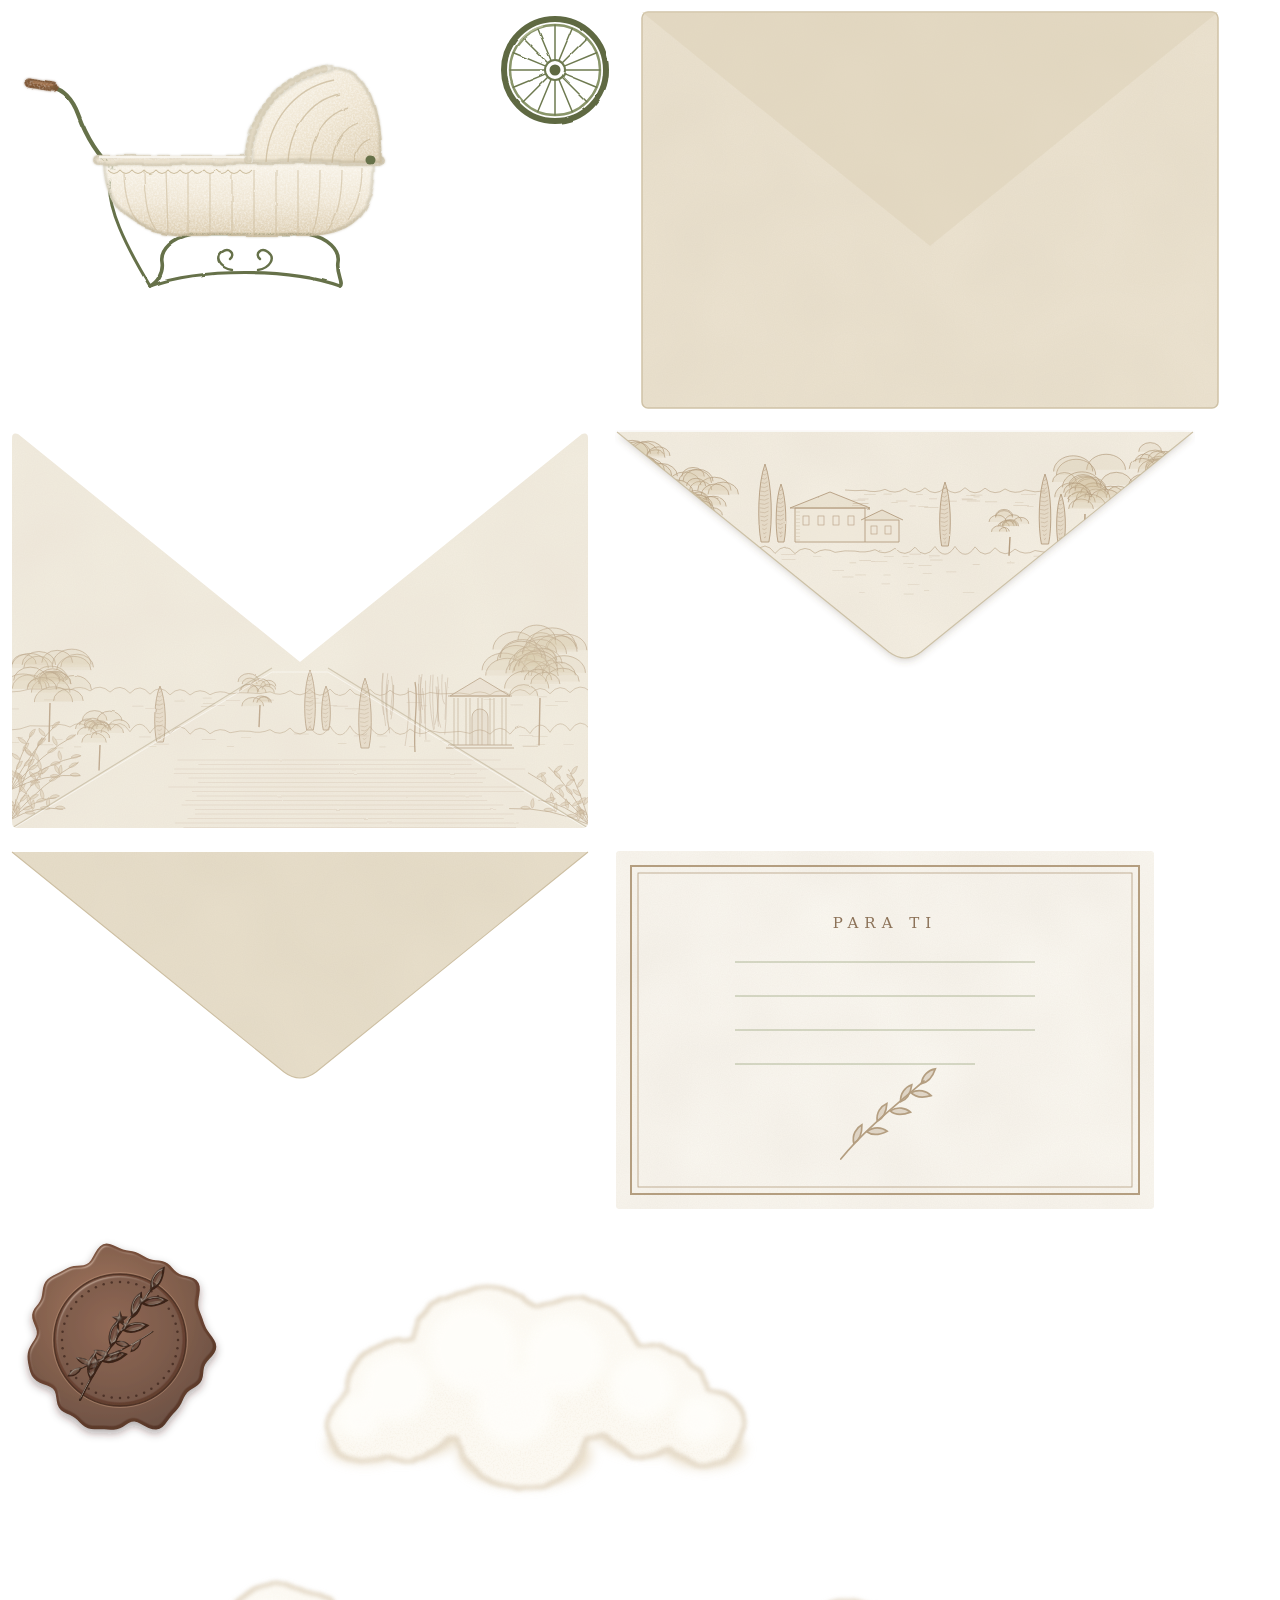
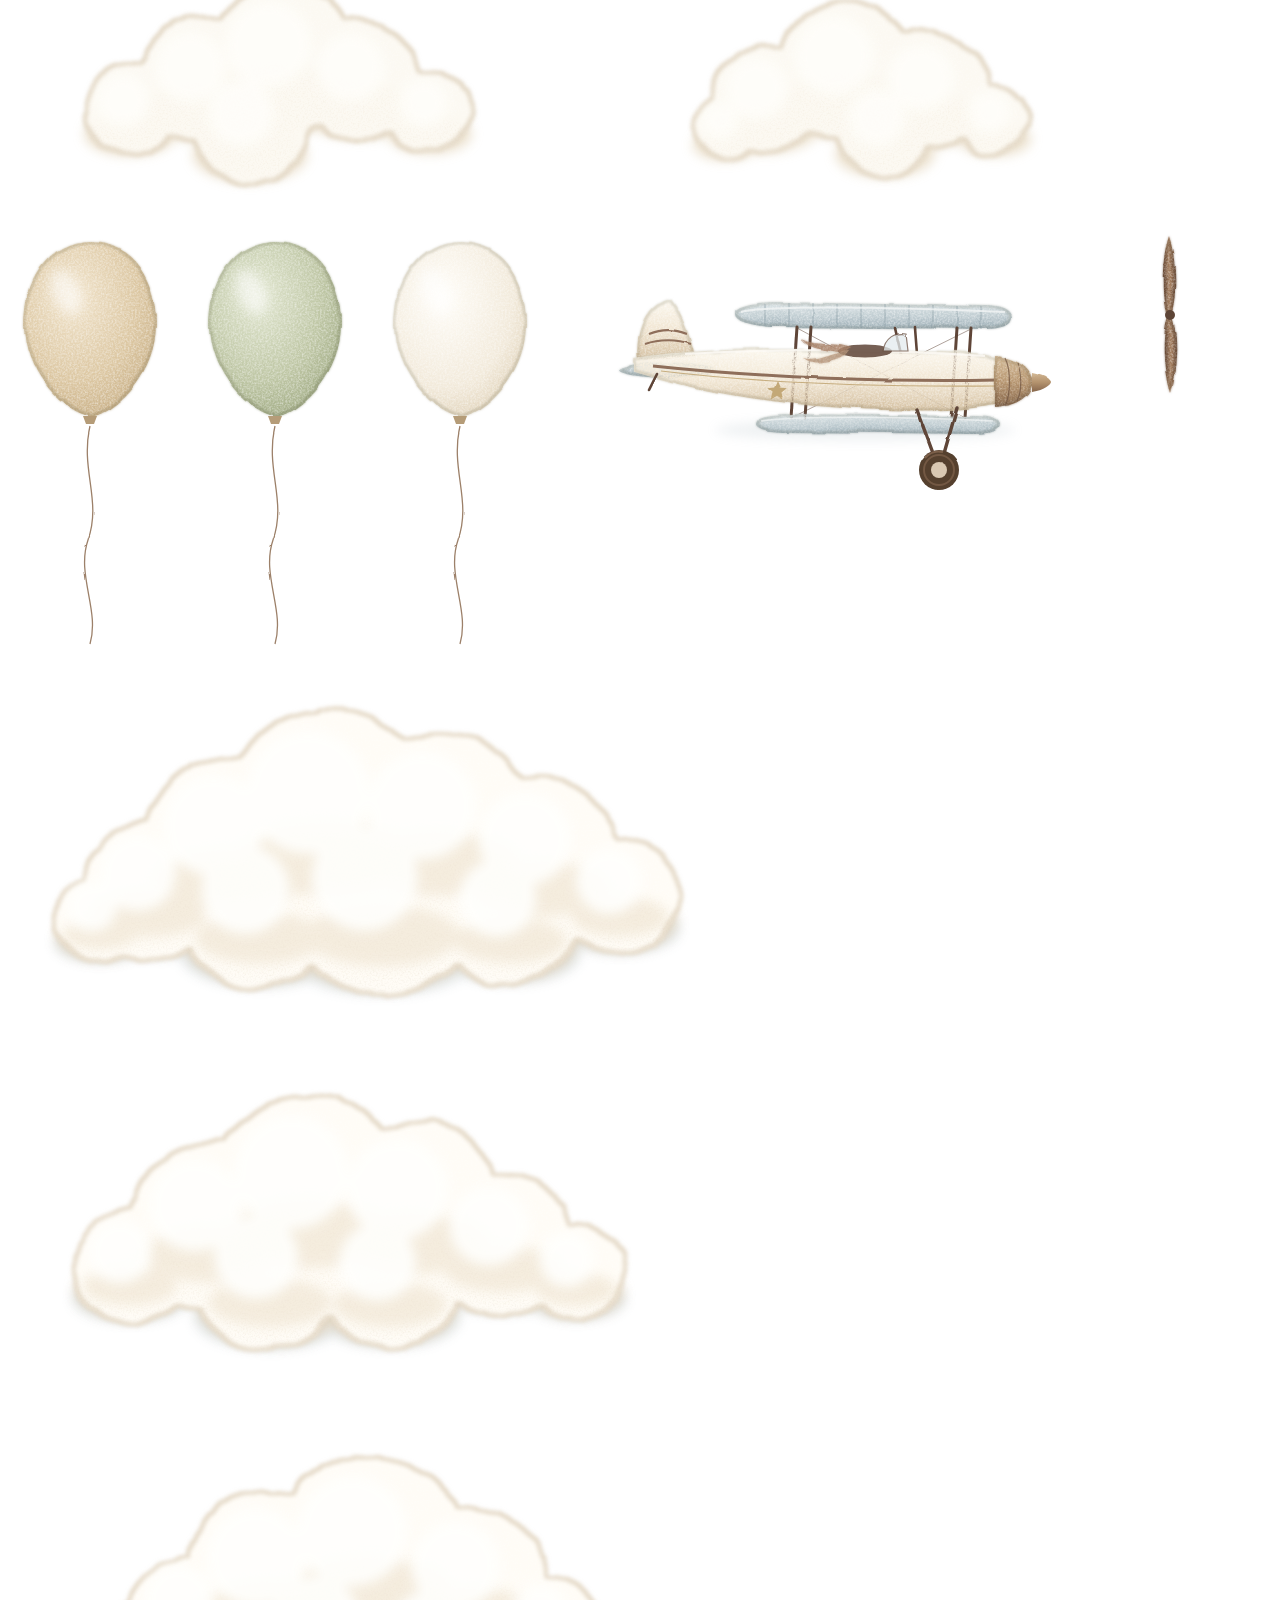
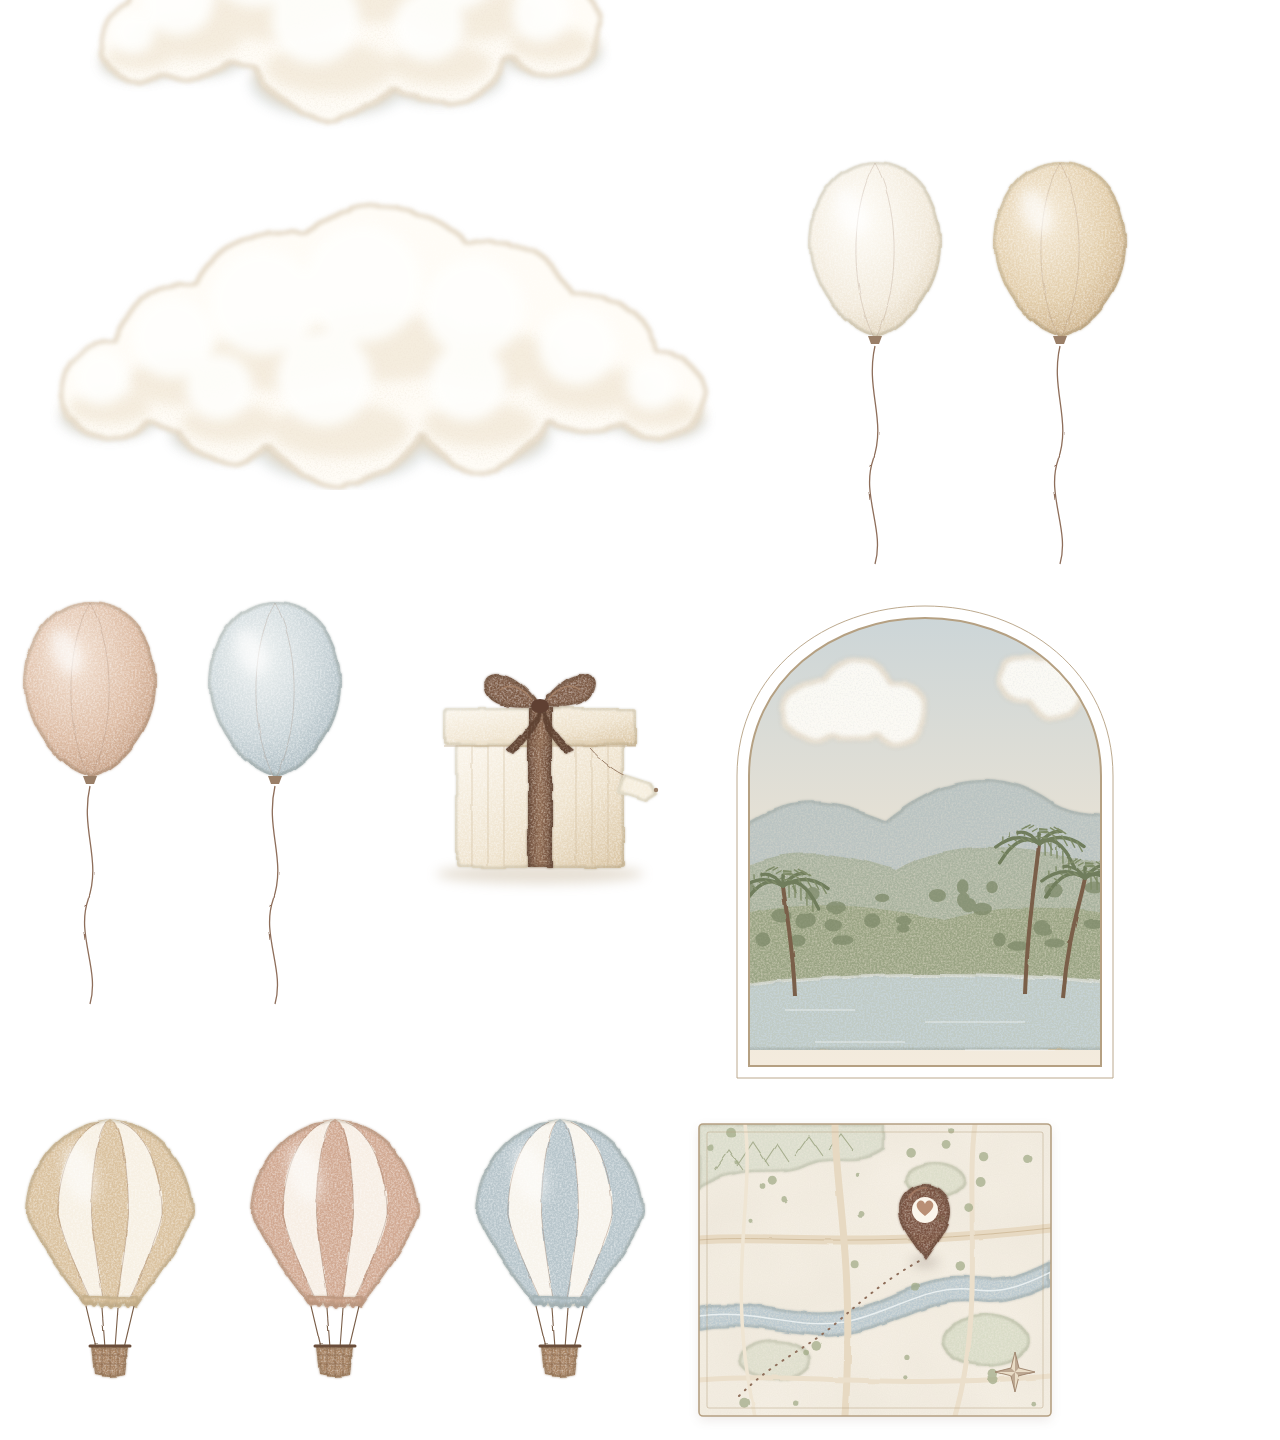
<file: arte/arte.html>
<!DOCTYPE html>
<html><head><meta charset="utf-8">
<style>
  body{margin:0;background:transparent;font-family:'GFS Baskerville','DejaVu Serif',serif}
  .piece{display:inline-block;margin:10px;vertical-align:top}
  svg{display:block}
</style></head>
<body>
<!-- ═══════════════ FILTROS COMUNES ═══════════════ -->
<svg width="0" height="0" style="position:absolute">
  <defs>
    <!-- acuarela: bordes irregulares, pigmento granulado y borde más oscuro -->
    <filter id="wc" filterUnits="userSpaceOnUse" x="-60" y="-60" width="720" height="520" color-interpolation-filters="sRGB">
      <feTurbulence type="fractalNoise" baseFrequency="0.022" numOctaves="3" seed="11" result="n1"/>
      <feDisplacementMap in="SourceGraphic" in2="n1" scale="6" xChannelSelector="R" yChannelSelector="G" result="d"/>
      <feGaussianBlur in="d" stdDeviation="0.5" result="db"/>
      <feTurbulence type="fractalNoise" baseFrequency="0.55" numOctaves="2" seed="4" result="grain"/>
      <feColorMatrix in="grain" type="matrix" values="0 0 0 0 0  0 0 0 0 0  0 0 0 0 0  0 0 0 -0.9 1.32" result="grainA"/>
      <feComposite in="db" in2="grainA" operator="in" result="tex"/>
      <feMorphology in="d" operator="erode" radius="2" result="er"/>
      <feComposite in="d" in2="er" operator="out" result="edge"/>
      <feGaussianBlur in="edge" stdDeviation="0.9" result="edgeB"/>
      <feColorMatrix in="edgeB" type="matrix" values="0.78 0 0 0 0  0 0.78 0 0 0  0 0 0.74 0 0  0 0 0 0.6 0" result="edgeDark"/>
      <feMerge><feMergeNode in="tex"/><feMergeNode in="edgeDark"/></feMerge>
    </filter>
    <!-- trazo de tinta a mano -->
    <filter id="ink" filterUnits="userSpaceOnUse" x="-60" y="-60" width="720" height="520">
      <feTurbulence type="fractalNoise" baseFrequency="0.05" numOctaves="2" seed="5" result="n"/>
      <feDisplacementMap in="SourceGraphic" in2="n" scale="2.2" xChannelSelector="R" yChannelSelector="G" result="d"/>
      <feGaussianBlur in="d" stdDeviation="0.25"/>
    </filter>
    <!-- grabado suave del paisaje -->
    <filter id="engrave" filterUnits="userSpaceOnUse" x="-20" y="-20" width="640" height="460">
      <feTurbulence type="fractalNoise" baseFrequency="0.08" numOctaves="2" seed="9" result="n"/>
      <feDisplacementMap in="SourceGraphic" in2="n" scale="1.6" xChannelSelector="R" yChannelSelector="G" result="d"/>
      <feGaussianBlur in="d" stdDeviation="0.35"/>
    </filter>
    <!-- textura de papel -->
    <filter id="paper" x="0" y="0" width="100%" height="100%">
      <feTurbulence type="fractalNoise" baseFrequency="0.9" numOctaves="3" seed="21" result="n"/>
      <feColorMatrix in="n" type="matrix" values="0 0 0 0 0.45  0 0 0 0 0.40  0 0 0 0 0.30  0 0 0 0.10 0" result="speck"/>
      <feTurbulence type="fractalNoise" baseFrequency="0.012" numOctaves="2" seed="3" result="m"/>
      <feColorMatrix in="m" type="matrix" values="0 0 0 0 0.55  0 0 0 0 0.48  0 0 0 0 0.36  0 0 0 0.16 -0.02" result="mottle"/>
      <feMerge result="all"><feMergeNode in="SourceGraphic"/><feMergeNode in="mottle"/><feMergeNode in="speck"/></feMerge>
      <feComposite in="all" in2="SourceAlpha" operator="in"/>
    </filter>
    <filter id="wcNube" filterUnits="userSpaceOnUse" x="-60" y="-60" width="900" height="480" color-interpolation-filters="sRGB">
      <feTurbulence type="fractalNoise" baseFrequency="0.016" numOctaves="4" seed="17" result="n"/>
      <feDisplacementMap in="SourceGraphic" in2="n" scale="16" xChannelSelector="R" yChannelSelector="G" result="d"/>
      <feGaussianBlur in="d" stdDeviation="1.4" result="db"/>
      <feMorphology in="d" operator="erode" radius="3" result="er"/>
      <feComposite in="d" in2="er" operator="out" result="edge"/>
      <feGaussianBlur in="edge" stdDeviation="2" result="edgeB"/>
      <feColorMatrix in="edgeB" type="matrix" values="0 0 0 0 .78  0 0 0 0 .70  0 0 0 0 .58  0 0 0 .55 0" result="edgeC"/>
      <feTurbulence type="fractalNoise" baseFrequency="0.6" numOctaves="2" seed="8" result="g"/>
      <feColorMatrix in="g" type="matrix" values="0 0 0 0 0  0 0 0 0 0  0 0 0 0 0  0 0 0 -.6 1.25" result="gA"/>
      <feComposite in="db" in2="gA" operator="in" result="tex"/>
      <feMerge><feMergeNode in="tex"/><feMergeNode in="edgeC"/></feMerge>
    </filter>
    <radialGradient id="gArena" cx=".38" cy=".32" r=".8"><stop offset="0" stop-color="#F1E4CC"/><stop offset=".6" stop-color="#DCC7A2"/><stop offset="1" stop-color="#C4AB82"/></radialGradient>
    <radialGradient id="gSalvia" cx=".38" cy=".32" r=".8"><stop offset="0" stop-color="#E1E6D0"/><stop offset=".6" stop-color="#BEC6A4"/><stop offset="1" stop-color="#9AA57E"/></radialGradient>
    <radialGradient id="gMarfil" cx=".38" cy=".32" r=".8"><stop offset="0" stop-color="#FFFDF8"/><stop offset=".65" stop-color="#F2EADB"/><stop offset="1" stop-color="#DCCDB2"/></radialGradient>
    <linearGradient id="gFus" x1="0" y1="0" x2="0" y2="1"><stop offset="0" stop-color="#FCF8EF"/><stop offset=".5" stop-color="#F1E6D3"/><stop offset="1" stop-color="#D5C1A2"/></linearGradient>
    <linearGradient id="gAla" x1="0" y1="0" x2="0" y2="1"><stop offset="0" stop-color="#DCE4E6"/><stop offset=".55" stop-color="#BFCCD1"/><stop offset="1" stop-color="#9EAFB7"/></linearGradient>
    <linearGradient id="gCapo" x1="0" y1="0" x2="0" y2="1"><stop offset="0" stop-color="#D3B996"/><stop offset=".5" stop-color="#B5946F"/><stop offset="1" stop-color="#86664B"/></linearGradient>
    <linearGradient id="gMadera" x1="0" y1="0" x2="1" y2="0"><stop offset="0" stop-color="#6E4E3A"/><stop offset=".5" stop-color="#A47E5E"/><stop offset="1" stop-color="#6E4E3A"/></linearGradient>
    <radialGradient id="gRosa" cx=".38" cy=".32" r=".8"><stop offset="0" stop-color="#F3E1D2"/><stop offset=".6" stop-color="#DDBCA4"/><stop offset="1" stop-color="#BE977C"/></radialGradient>
    <radialGradient id="gBruma" cx=".38" cy=".32" r=".8"><stop offset="0" stop-color="#EEF2F2"/><stop offset=".6" stop-color="#C9D4D8"/><stop offset="1" stop-color="#A4B4BB"/></radialGradient>
    <radialGradient id="gArena2" cx=".38" cy=".32" r=".8"><stop offset="0" stop-color="#F5EAD6"/><stop offset=".6" stop-color="#E2CDAA"/><stop offset="1" stop-color="#C6A982"/></radialGradient>
    <linearGradient id="gCieloV" x1="0" y1="0" x2="0" y2="1"><stop offset="0" stop-color="#C9D4D8"/><stop offset=".6" stop-color="#EDE4D4"/><stop offset="1" stop-color="#F4ECDF"/></linearGradient>
    <linearGradient id="gCaja" x1="0" y1="0" x2="1" y2="1"><stop offset="0" stop-color="#FBF6EC"/><stop offset=".6" stop-color="#EEE2CC"/><stop offset="1" stop-color="#D9C4A2"/></linearGradient>
    <linearGradient id="gCinta" x1="0" y1="0" x2="1" y2="0"><stop offset="0" stop-color="#6A4A39"/><stop offset=".5" stop-color="#8E6A52"/><stop offset="1" stop-color="#6A4A39"/></linearGradient>
    <filter id="soft" filterUnits="userSpaceOnUse" x="-60" y="-60" width="900" height="600"><feGaussianBlur stdDeviation="6"/></filter>
    <filter id="sombraSolapa" x="-10%" y="-10%" width="120%" height="130%">
      <feDropShadow dx="0" dy="3" stdDeviation="3.5" flood-color="#5a4a30" flood-opacity="0.22"/>
    </filter>

    <linearGradient id="cuerpo" x1="0" y1="0" x2="0" y2="1">
      <stop offset="0" stop-color="#F8F3E8"/>
      <stop offset="0.55" stop-color="#EFE6D4"/>
      <stop offset="1" stop-color="#DCCDB1"/>
    </linearGradient>
    <linearGradient id="capota" x1="0" y1="0" x2="1" y2="1">
      <stop offset="0" stop-color="#FAF6EC"/>
      <stop offset="0.6" stop-color="#EEE4D0"/>
      <stop offset="1" stop-color="#DDCFB4"/>
    </linearGradient>
    <radialGradient id="lacre" cx="0.42" cy="0.38" r="0.75">
      <stop offset="0" stop-color="#9A6A50"/>
      <stop offset="0.55" stop-color="#714935"/>
      <stop offset="1" stop-color="#4E3024"/>
    </radialGradient>
    <radialGradient id="lacreDisco" cx="0.45" cy="0.4" r="0.7">
      <stop offset="0" stop-color="#835641"/>
      <stop offset="1" stop-color="#5E3B2C"/>
    </radialGradient>
  </defs>
</svg>

<!-- ═══════════════ COCHE: CUERPO (sin ruedas) ═══════════════ -->
<div class="piece"><svg id="coche-cuerpo" width="460" height="340" viewBox="0 0 460 340">
  <!-- chasis verde -->
  <g filter="url(#ink)" fill="none" stroke="#66714A" stroke-linecap="round" stroke-linejoin="round">
    <!-- manija -->
    <path d="M104 160 C88 146 76 126 68 104 C62 88 54 80 42 77" stroke-width="4.2"/>
    <path d="M100 170 C96 196 116 236 140 276" stroke-width="3"/>
    <!-- resortes en C -->
    <path d="M182 224 C162 228 150 240 152 252 C154 264 146 273 140 276" stroke-width="3.6"/>
    <path d="M298 224 C318 228 330 240 328 252 C326 264 334 273 330 276" stroke-width="3.6"/>
    <!-- arco inferior -->
    <path d="M140 276 C190 258 280 258 330 276" stroke-width="3.2"/>
    <!-- volutas -->
    <path d="M222 260 C210 258 204 248 212 242 C219 237 226 244 220 249" stroke-width="2.4"/>
    <path d="M248 260 C260 258 266 248 258 242 C251 237 244 244 250 249" stroke-width="2.4"/>
    <path d="M182 224 L298 224" stroke-width="2.6"/>
  </g>
  <!-- empuñadura café -->
  <path d="M44 77 L20 73" stroke="#8A5E3B" stroke-width="9" stroke-linecap="round" filter="url(#wc)"/>
  <path d="M42 75 L24 72" stroke="#B0805A" stroke-width="2.5" stroke-linecap="round" opacity=".6"/>

  <!-- cuerpo marfil -->
  <g filter="url(#wc)">
    <path d="M92 150 C92 206 130 224 176 226 L300 226 C346 224 366 202 366 150 Z" fill="url(#cuerpo)"/>
  </g>
  <!-- pliegues verticales -->
  <g stroke="#C9B898" stroke-width="1.3" opacity=".55" filter="url(#ink)" fill="none">
    <path d="M114 160 C114 190 122 206 130 214"/><path d="M134 160 C134 196 140 212 146 220"/>
    <path d="M156 160 L158 224"/><path d="M178 160 L178 226"/><path d="M200 160 L200 226"/>
    <path d="M222 160 L222 226"/><path d="M244 160 L244 226"/><path d="M266 160 L266 226"/>
    <path d="M288 160 L288 226"/><path d="M310 160 C310 200 306 214 302 224"/>
    <path d="M332 160 C332 192 326 208 318 220"/><path d="M352 158 C352 182 346 198 338 210"/>
  </g>
  <!-- volante bajo el borde -->
  <path d="M98 160 Q104 167 110 160 Q116 167 122 160 Q128 167 134 160 Q140 167 146 160 Q152 167 158 160 Q164 167 170 160 Q176 167 182 160 Q188 167 194 160 Q200 167 206 160 Q212 167 218 160 Q224 167 230 160 Q236 167 242 160"
        fill="#F6F0E4" stroke="#CDBE9F" stroke-width="1.1" filter="url(#ink)"/>
  <!-- borde superior acolchado -->
  <path d="M88 150 L370 150" stroke="#E9DFCB" stroke-width="10" stroke-linecap="round" filter="url(#wc)"/>
  <path d="M90 147 L368 147" stroke="#FBF8F1" stroke-width="2.5" stroke-linecap="round" opacity=".9"/>

  <!-- capota plisada -->
  <g filter="url(#wc)">
    <path d="M236 152 C238 104 270 62 320 56 C354 54 370 84 372 152 Z" fill="url(#capota)"/>
  </g>
  <g fill="none" stroke="#C7B696" stroke-width="1.3" opacity=".7" filter="url(#ink)">
    <path d="M256 152 C258 112 284 78 324 70"/>
    <path d="M278 152 C280 118 300 90 330 84"/>
    <path d="M300 152 C302 124 316 104 338 98"/>
    <path d="M322 152 C324 132 334 118 348 113"/>
    <path d="M344 152 C346 140 352 132 360 129"/>
  </g>
  <!-- volante delantero de la capota -->
  <path d="M238 150 C240 104 272 64 320 58" fill="none" stroke="#F7F1E5" stroke-width="8" stroke-linecap="round" filter="url(#wc)"/>
  <path d="M238 150 C240 104 272 64 320 58" fill="none" stroke="#CDBE9F" stroke-width="7.5" stroke-dasharray="0.1 7" stroke-linecap="round" opacity=".45"/>
  <!-- bisagra -->
  <circle cx="360" cy="150" r="4.5" fill="#66714A" filter="url(#ink)"/>
</svg></div>

<!-- ═══════════════ RUEDA ═══════════════ -->
<div class="piece"><svg id="rueda" width="120" height="120" viewBox="0 0 120 120">
  <g filter="url(#ink)" fill="none" stroke-linecap="round">
    <circle cx="60" cy="60" r="51" stroke="#5E6943" stroke-width="6"/>
    <circle cx="60" cy="60" r="45" stroke="#8A966B" stroke-width="2.4"/>
    <g stroke="#6E7A50" stroke-width="1.5" id="rayos"></g>
    <circle cx="60" cy="60" r="10" stroke="#6E7A50" stroke-width="2"/>
  </g>
  <circle cx="60" cy="60" r="5.5" fill="#5E6943" filter="url(#ink)"/>
  <path d="M24 32 A45 45 0 0 1 48 16" stroke="#C3CBA6" stroke-width="1.6" fill="none" opacity=".7"/>
</svg></div>

<!-- ═══════════════ SOBRE: INTERIOR (fondo) ═══════════════ -->
<div class="piece"><svg id="sobre-interior" width="580" height="400" viewBox="0 0 580 400">
  <rect x="2" y="2" width="576" height="396" rx="6" fill="#ECE3D0" filter="url(#paper)"/>
  <rect x="2" y="2" width="576" height="396" rx="6" fill="none" stroke="#CFC2A6" stroke-width="1.5"/>
  <path d="M2 2 L290 236 L578 2" fill="#DDD1B8" opacity=".5"/>
</svg></div>

<!-- ═══════════════ SOBRE: BOLSILLO (frente con paisaje) ═══════════════ -->
<div class="piece"><svg id="sobre-bolsillo" width="580" height="400" viewBox="0 0 580 400">
  <defs><clipPath id="bols"><path d="M2 8 Q2 2 8 4 L290 232 L572 4 Q578 2 578 8 L578 392 Q578 398 572 398 L8 398 Q2 398 2 392 Z"/></clipPath></defs>
  <g clip-path="url(#bols)">
    <rect width="580" height="400" fill="#F3EDE0" filter="url(#paper)"/>
    <g id="toile-bajo" filter="url(#engrave)"></g>
    <!-- pliegues de las solapas laterales -->
    <path d="M2 398 L262 238" stroke="#B9AC8F" stroke-width="1.2" opacity=".55"/>
    <path d="M578 398 L318 238" stroke="#B9AC8F" stroke-width="1.2" opacity=".55"/>
    <path d="M4 396 L262 240 L318 240 L576 396" fill="none" stroke="#fff" stroke-width="1" opacity=".5" transform="translate(0,2)"/>
  </g>
</svg></div>

<!-- ═══════════════ SOBRE: SOLAPA (exterior) ═══════════════ -->
<div class="piece"><svg id="sobre-solapa" width="580" height="250" viewBox="0 0 580 250">
  <defs><clipPath id="sol"><path d="M2 2 L578 2 L306 222 Q290 234 274 222 Z"/></clipPath></defs>
  <g filter="url(#sombraSolapa)">
    <g clip-path="url(#sol)">
      <rect width="580" height="250" fill="#F5EFE3" filter="url(#paper)"/>
      <g id="toile-alto" filter="url(#engrave)"></g>
    </g>
  </g>
  <path d="M2 2 L274 222 Q290 234 306 222 L578 2" fill="none" stroke="#C4B697" stroke-width="1.1" opacity=".8"/>
</svg></div>

<!-- ═══════════════ SOBRE: SOLAPA (cara interior) ═══════════════ -->
<div class="piece"><svg id="sobre-solapa-int" width="580" height="250" viewBox="0 0 580 250">
  <path d="M2 2 L578 2 L306 222 Q290 234 274 222 Z" fill="#E8DFCB" filter="url(#paper)"/>
  <path d="M2 2 L274 222 Q290 234 306 222 L578 2" fill="none" stroke="#CDBFA2" stroke-width="1.1"/>
</svg></div>

<!-- ═══════════════ CARTA DENTRO DEL SOBRE ═══════════════ -->
<div class="piece"><svg id="carta" width="540" height="360" viewBox="0 0 540 360">
  <rect x="1" y="1" width="538" height="358" rx="3" fill="#FBF8F1" filter="url(#paper)"/>
  <rect x="16" y="16" width="508" height="328" fill="none" stroke="#B49E80" stroke-width="2"/>
  <rect x="23" y="23" width="494" height="314" fill="none" stroke="#B49E80" stroke-width=".8"/>
  <text x="270" y="78" text-anchor="middle" font-size="15" letter-spacing="6" fill="#8C7258">PARA TI</text>
  <g stroke="#9AA57E" stroke-width="1" opacity=".75"><path d="M120 112 H420"/><path d="M120 146 H420"/><path d="M120 180 H420"/><path d="M120 214 H360"/></g>
  <g id="ramita-carta" transform="translate(270 270)"></g>
</svg></div>

<!-- ═══════════════ SELLO DE LACRE ═══════════════ -->
<div class="piece"><svg id="sello" width="220" height="220" viewBox="0 0 220 220">
  <defs>
    <filter id="sombraSello" x="-20%" y="-20%" width="140%" height="140%">
      <feDropShadow dx="0" dy="4" stdDeviation="4" flood-color="#2e1d14" flood-opacity=".38"/>
    </filter>
    <filter id="relieve" x="-10%" y="-10%" width="120%" height="120%">
      <feGaussianBlur in="SourceAlpha" stdDeviation="1.6" result="b"/>
      <feSpecularLighting in="b" surfaceScale="3" specularConstant=".55" specularExponent="18" lighting-color="#F6E2CF" result="s">
        <feDistantLight azimuth="235" elevation="42"/>
      </feSpecularLighting>
      <feComposite in="s" in2="SourceAlpha" operator="in" result="sIn"/>
      <feComposite in="SourceGraphic" in2="sIn" operator="arithmetic" k1="0" k2="1" k3="0.55" k4="0"/>
    </filter>
  </defs>
  <g filter="url(#sombraSello)">
    <path id="blob" fill="url(#lacre)" filter="url(#relieve)"/>
  </g>
  <circle cx="110" cy="110" r="66" fill="url(#lacreDisco)" filter="url(#relieve)"/>
  <circle cx="110" cy="110" r="66" fill="none" stroke="#3F271C" stroke-width="1.4" opacity=".7"/>
  <circle cx="110" cy="110" r="67.5" fill="none" stroke="#B98F75" stroke-width=".9" opacity=".6"/>
  <g id="puntos"></g>
  <g id="monograma" filter="url(#relieve)"></g>
</svg></div>

<!-- ═══════════════ NUBES Y GLOBITOS ═══════════════ -->
<div class="piece"><svg id="nube-1" width="560" height="280" viewBox="0 0 560 280"><g class="nb"></g></svg></div>
<div class="piece"><svg id="nube-2" width="560" height="280" viewBox="0 0 560 280"><g class="nb"></g></svg></div>
<div class="piece"><svg id="nube-3" width="560" height="280" viewBox="0 0 560 280"><g class="nb"></g></svg></div>
<div class="piece"><svg id="globo-arena" width="160" height="420" viewBox="0 0 160 420"><g class="gb" data-g="gArena"></g></svg></div>
<div class="piece"><svg id="globo-salvia" width="160" height="420" viewBox="0 0 160 420"><g class="gb" data-g="gSalvia"></g></svg></div>
<div class="piece"><svg id="globo-marfil" width="160" height="420" viewBox="0 0 160 420"><g class="gb" data-g="gMarfil"></g></svg></div>

<!-- ═══════════════ AVIONETA ═══════════════ -->
<div class="piece"><svg id="avioneta" width="560" height="300" viewBox="0 0 560 300">
  <!-- sombra suave bajo las alas -->
  <ellipse cx="300" cy="200" rx="150" ry="10" fill="#9EAFB7" opacity=".18" filter="url(#soft)"/>
  <!-- ala superior -->
  <g filter="url(#wc)"><path d="M170 84 C170 76 190 72 212 72 L420 76 C437 76 446 81 446 88 C446 95 437 99 420 99 L212 97 C190 97 170 92 170 84 Z" fill="url(#gAla)"/></g>
  <g stroke="#7F929B" stroke-width="1" opacity=".55" filter="url(#ink)">
    <path d="M200 74 V96 M224 73 V97 M248 73 V97 M272 74 V97 M296 74 V98 M320 74 V98 M344 75 V98 M368 75 V98 M392 76 V99 M416 76 V99"/>
  </g>
  <path d="M176 82 C200 76 300 76 440 82" stroke="#F3F6F6" stroke-width="2" fill="none" opacity=".8"/>
  <!-- montantes y cables -->
  <g stroke="#5E4537" stroke-linecap="round" filter="url(#ink)">
    <path d="M232 97 L226 188 M246 97 L240 188 M392 98 L386 188 M406 98 L400 188" stroke-width="3"/>
    <path d="M232 98 L400 188 M406 99 L226 188" stroke-width=".9" opacity=".55"/>
    <path d="M330 98 L336 124 M350 98 L352 124" stroke-width="2.6"/>
  </g>
  <!-- estabilizador -->
  <g filter="url(#wc)"><ellipse cx="102" cy="140" rx="48" ry="7.5" fill="url(#gAla)"/></g>
  <!-- deriva -->
  <g filter="url(#wc)"><path d="M74 130 C70 98 84 72 106 68 C118 84 126 108 130 126 Z" fill="url(#gFus)"/></g>
  <path d="M84 104 C96 99 110 99 122 104 M80 114 C94 109 112 109 126 114" stroke="#8E6E5A" stroke-width="2.2" fill="none" filter="url(#ink)"/>
  <!-- fuselaje -->
  <g filter="url(#wc)"><path d="M70 128 C140 116 262 118 382 122 C432 124 462 134 466 152 C462 170 432 178 382 180 C272 184 152 168 70 142 Z" fill="url(#gFus)"/></g>
  <path d="M88 136 C200 148 330 152 432 150" stroke="#8E6E5A" stroke-width="3" fill="none" filter="url(#ink)"/>
  <path d="M96 141 C204 154 330 157 432 156" stroke="#C3A877" stroke-width="1.2" fill="none" opacity=".9"/>
  <path d="M120 124 C220 118 330 120 420 126" stroke="#FFFDF8" stroke-width="2.2" fill="none" opacity=".75"/>
  <!-- cabina -->
  <ellipse cx="300" cy="121" rx="27" ry="6.5" fill="#5E4537" opacity=".85" filter="url(#ink)"/>
  <path d="M318 121 C320 108 330 102 341 104 L343 121 Z" fill="#E4ECEE" opacity=".75" stroke="#6B5143" stroke-width="1.2" filter="url(#ink)"/>
  <!-- bufanda al viento -->
  <path d="M286 117 C268 110 252 116 236 108 C246 120 262 118 278 122 Z" fill="#B98F75" opacity=".9" filter="url(#wc)"/>
  <path d="M284 120 C266 122 252 132 238 128 C250 136 266 132 280 125 Z" fill="#C9A58A" opacity=".85" filter="url(#wc)"/>
  <!-- estrella -->
  <path d="M212 151 l2.8 6.6 7 .6 -5.4 4.4 1.8 7 -6.2 -3.8 -6.2 3.8 1.8 -7 -5.4 -4.4 7 -.6 Z" fill="#C3A877" filter="url(#ink)"/>
  <!-- capó -->
  <g filter="url(#wc)"><path d="M430 126 C452 128 466 138 468 152 C466 166 452 176 430 178 Z" fill="url(#gCapo)"/></g>
  <path d="M440 128 C446 140 446 164 440 176 M452 133 C457 143 457 161 452 171" stroke="#6E5240" stroke-width="1.2" fill="none" opacity=".7" filter="url(#ink)"/>
  <path d="M467 142 C480 144 486 150 486 152 C486 154 480 160 467 162 Z" fill="url(#gCapo)" filter="url(#ink)"/>
  <!-- ala inferior -->
  <g filter="url(#wc)"><path d="M190 194 C190 186 208 184 226 184 L410 186 C426 186 433 190 433 195 C433 200 426 204 410 204 L226 202 C208 202 190 200 190 194 Z" fill="url(#gAla)"/></g>
  <path d="M196 191 C230 186 330 186 428 191" stroke="#F3F6F6" stroke-width="1.6" fill="none" opacity=".7"/>
  <!-- tren de aterrizaje -->
  <g stroke="#5E4537" stroke-linecap="round" filter="url(#ink)"><path d="M352 180 L372 234 M392 178 L376 234" stroke-width="3.4"/><path d="M92 144 L84 160" stroke-width="2.6"/></g>
  <circle cx="374" cy="240" r="20" fill="#54402F" filter="url(#ink)"/><circle cx="374" cy="240" r="15" fill="none" stroke="#7A5E48" stroke-width="2" opacity=".8"/>
  <circle cx="374" cy="240" r="8" fill="#D9C8B2" filter="url(#ink)"/>
  <path d="M360 228 A18 18 0 0 1 378 222" stroke="#8D6C55" stroke-width="2" fill="none" opacity=".7"/>
</svg></div>

<div class="piece"><svg id="helice" width="40" height="170" viewBox="0 0 40 170">
  <g filter="url(#wc)"><path d="M20 6 C28 30 28 70 22 84 L18 84 C12 70 12 30 20 6 Z M20 164 C28 140 28 100 22 86 L18 86 C12 100 12 140 20 164 Z" fill="url(#gMadera)"/></g>
  <circle cx="20" cy="85" r="5" fill="#5E4537"/>
</svg></div>

<!-- ═══════════════ NUBES GRANDES ═══════════════ -->
<div class="piece"><svg id="nube-a" width="760" height="340" viewBox="0 0 760 340"><g class="nbg" data-i="0"></g></svg></div>
<div class="piece"><svg id="nube-b" width="760" height="340" viewBox="0 0 760 340"><g class="nbg" data-i="1"></g></svg></div>
<div class="piece"><svg id="nube-c" width="760" height="340" viewBox="0 0 760 340"><g class="nbg" data-i="2"></g></svg></div>
<div class="piece"><svg id="nube-d" width="760" height="340" viewBox="0 0 760 340"><g class="nbg" data-i="3"></g></svg></div>

<!-- ═══════════════ GLOBOS VINTAGE ═══════════════ -->
<div class="piece"><svg id="globo-v-marfil" width="160" height="420" viewBox="0 0 160 420"><g class="gbv" data-g="gMarfil"></g></svg></div>
<div class="piece"><svg id="globo-v-arena" width="160" height="420" viewBox="0 0 160 420"><g class="gbv" data-g="gArena2"></g></svg></div>
<div class="piece"><svg id="globo-v-rosa" width="160" height="420" viewBox="0 0 160 420"><g class="gbv" data-g="gRosa"></g></svg></div>
<div class="piece"><svg id="globo-v-bruma" width="160" height="420" viewBox="0 0 160 420"><g class="gbv" data-g="gBruma"></g></svg></div>

<!-- ═══════════════ REGALO ═══════════════ -->
<div class="piece"><svg id="regalo" width="320" height="320" viewBox="0 0 320 320">
  <ellipse cx="160" cy="284" rx="104" ry="10" fill="#B9A585" opacity=".35" filter="url(#soft)"/>
  <g filter="url(#wc)"><rect x="76" y="150" width="168" height="128" rx="3" fill="url(#gCaja)"/></g>
  <g stroke="#CDB999" stroke-width="1" opacity=".55" filter="url(#ink)"><path d="M92 152 V276 M108 152 V276 M124 152 V276 M196 152 V276 M212 152 V276 M228 152 V276"/></g>
  <g filter="url(#wc)"><rect x="64" y="118" width="192" height="38" rx="3" fill="url(#gCaja)"/></g>
  <path d="M64 156 H256" stroke="#BFA886" stroke-width="1.2" opacity=".7"/>
  <g filter="url(#wc)"><rect x="148" y="118" width="24" height="160" fill="url(#gCinta)"/></g>
  <g filter="url(#wc)">
    <path d="M160 116 C130 70 92 80 108 106 C116 118 140 120 160 116 Z" fill="#7E5C47"/>
    <path d="M160 116 C190 70 228 80 212 106 C204 118 180 120 160 116 Z" fill="#7E5C47"/>
    <path d="M158 118 C148 138 138 150 126 160 L134 164 C146 152 156 140 160 122 Z M162 118 C172 138 182 150 194 160 L186 164 C174 152 164 140 160 122 Z" fill="#6A4A39"/>
  </g>
  <path d="M120 100 C130 92 144 98 152 110 M200 100 C190 92 176 98 168 110" stroke="#A9846A" stroke-width="1.4" fill="none" opacity=".8"/>
  <ellipse cx="160" cy="116" rx="9" ry="7" fill="#5E4033" filter="url(#ink)"/>
  <path d="M210 158 C222 172 236 182 246 186" stroke="#9A7F68" stroke-width="1" fill="none" filter="url(#ink)"/>
  <g transform="translate(244 184) rotate(18)" filter="url(#wc)"><path d="M0 0 L30 0 L38 10 L30 20 L0 20 Z" fill="#F6EEDD"/></g>
  <circle cx="276" cy="200" r="2.2" fill="#9A7F68" transform="rotate(0)"/>
</svg></div>

<!-- ═══════════════ PAISAJE DEL LUGAR ═══════════════ -->
<div class="piece"><svg id="paisaje" width="400" height="500" viewBox="0 0 400 500">
  <defs><clipPath id="arco"><path d="M24 476 L24 186 C24 90 108 28 200 28 C292 28 376 90 376 186 L376 476 Z"/></clipPath></defs>
  <g clip-path="url(#arco)">
    <rect width="400" height="500" fill="url(#gCieloV)"/>
    <g filter="url(#wcNube)" opacity=".9"><circle cx="90" cy="120" r="34" fill="#FFFDF8"/><circle cx="130" cy="110" r="42" fill="#FFFDF8"/><circle cx="172" cy="124" r="30" fill="#FFFDF8"/><circle cx="300" cy="90" r="26" fill="#FFFDF8"/><circle cx="330" cy="98" r="32" fill="#FFFDF8"/></g>
    <g filter="url(#wc)">
      <path d="M0 250 C60 196 110 210 160 230 C210 190 270 170 330 214 C360 230 390 220 400 230 L400 500 L0 500 Z" fill="#B7C2C4" opacity=".85"/>
      <path d="M0 290 C50 250 120 262 170 280 C230 246 300 252 400 280 L400 500 L0 500 Z" fill="#A7B19C" opacity=".9"/>
      <path d="M0 330 C80 304 160 318 220 330 C280 312 340 316 400 326 L400 500 L0 500 Z" fill="#9AA484"/>
    </g>
    <g fill="#7E8A6A" opacity=".75" filter="url(#ink)" id="arbolitos"></g>
    <g filter="url(#wc)">
      <path d="M0 400 C90 380 300 380 400 396 L400 500 L0 500 Z" fill="#C6D2D4"/>
      <path d="M0 400 C90 380 300 380 400 396" stroke="#F4F7F6" stroke-width="3" fill="none" opacity=".8"/>
    </g>
    <g stroke="#F6F8F7" stroke-width="1.2" opacity=".7"><path d="M60 420 H130 M200 432 H300 M90 452 H180 M240 460 H330"/></g>
    <g id="palmeras" filter="url(#ink)"></g>
    <g filter="url(#wc)"><path d="M0 476 C70 444 140 470 200 470 C260 470 330 446 400 472 L400 500 L0 500 Z" fill="#D4C6A8"/></g>
  </g>
  <path d="M24 476 L24 186 C24 90 108 28 200 28 C292 28 376 90 376 186 L376 476 Z" fill="none" stroke="#B5A082" stroke-width="2"/>
  <path d="M12 488 L12 186 C12 82 100 16 200 16 C300 16 388 82 388 186 L388 488 Z" fill="none" stroke="#B5A082" stroke-width=".9"/>
</svg></div>

<!-- ═══════════════ GLOBOS AEROSTÁTICOS ═══════════════ -->
<div class="piece"><svg id="aero-arena" width="200" height="280" viewBox="0 0 200 280"><g class="aero" data-a="#F7F0E3" data-b="#D8C09B"></g></svg></div>
<div class="piece"><svg id="aero-rosa" width="200" height="280" viewBox="0 0 200 280"><g class="aero" data-a="#F7EEE4" data-b="#CFA68E"></g></svg></div>
<div class="piece"><svg id="aero-bruma" width="200" height="280" viewBox="0 0 200 280"><g class="aero" data-a="#F8F4EC" data-b="#B4C3CA"></g></svg></div>

<!-- ═══════════════ MAPA DE UBICACIÓN ═══════════════ -->
<div class="piece"><svg id="mapa" width="380" height="320" viewBox="0 0 380 320">
  <defs><clipPath id="hoja"><rect x="14" y="14" width="352" height="292" rx="4"/></clipPath></defs>
  <rect x="14" y="18" width="352" height="292" rx="4" fill="#6B5143" opacity=".12" filter="url(#soft)"/>
  <g clip-path="url(#hoja)">
    <rect x="14" y="14" width="352" height="292" fill="#F7F1E6" filter="url(#paper)"/>
    <g filter="url(#wc)" opacity=".9">
      <path d="M14 80 C60 50 90 70 120 56 C150 42 170 60 200 40 L200 14 L14 14 Z" fill="#D9DCCB"/>
      <ellipse cx="300" cy="230" rx="44" ry="26" fill="#D6DAC5"/>
      <ellipse cx="90" cy="250" rx="36" ry="20" fill="#DCDDCB"/>
      <ellipse cx="250" cy="70" rx="30" ry="18" fill="#DADCC8"/>
    </g>
    <g filter="url(#ink)" fill="none" stroke="#9AA27F" stroke-width="1.1" opacity=".8">
      <path d="M30 60 l14 -20 l14 20 M52 56 l16 -24 l16 24 M80 52 l12 -18 l12 18 M110 46 l14 -20 l14 20 M144 40 l12 -16 l12 16"/>
    </g>
    <g filter="url(#wc)"><path d="M14 196 C70 186 110 210 160 200 C210 190 240 160 290 168 C320 172 346 160 366 150 L366 176 C344 186 322 196 292 192 C246 186 214 216 162 224 C112 232 70 210 14 220 Z" fill="#BCCAD0"/></g>
    <path d="M14 206 C70 198 110 220 160 212 C210 202 244 172 292 180 C320 184 346 172 366 162" stroke="#EEF3F4" stroke-width="1.4" fill="none" opacity=".9"/>
    <g fill="none" stroke-linecap="round" filter="url(#ink)">
      <path d="M14 130 C90 124 170 140 366 118" stroke="#E7D9C2" stroke-width="9"/>
      <path d="M14 130 C90 124 170 140 366 118" stroke="#D2BE9E" stroke-width="1" />
      <path d="M150 14 C150 80 170 150 160 306" stroke="#E7D9C2" stroke-width="7"/>
      <path d="M290 14 C280 90 300 200 270 306" stroke="#EBDFCB" stroke-width="5"/>
      <path d="M14 270 C120 262 200 280 366 266" stroke="#EBDFCB" stroke-width="5"/>
      <path d="M60 14 C70 90 40 170 70 306" stroke="#EFE5D3" stroke-width="3.5"/>
    </g>
    <g fill="#9EA884" opacity=".7" id="mapaArboles" filter="url(#ink)"></g>
    <path d="M54 286 C90 250 120 240 150 214 C180 188 200 170 236 150" stroke="#8E6E5A" stroke-width="2" stroke-dasharray="1 7" stroke-linecap="round" fill="none"/>
  </g>
  <rect x="14" y="14" width="352" height="292" rx="4" fill="none" stroke="#B5A082" stroke-width="1.6"/>
  <rect x="22" y="22" width="336" height="276" rx="2" fill="none" stroke="#B5A082" stroke-width=".7" opacity=".7"/>
  <!-- rosa de los vientos -->
  <g transform="translate(330 262)" filter="url(#ink)"><path d="M0 -20 L4 -4 L20 0 L4 4 L0 20 L-4 4 L-20 0 L-4 -4 Z" fill="#E9DCC6" stroke="#9A7F68" stroke-width=".9"/><path d="M0 -20 L4 -4 L0 0 Z M20 0 L4 4 L0 0 Z M0 20 L-4 4 L0 0 Z M-20 0 L-4 -4 L0 0 Z" fill="#9A7F68" opacity=".55"/></g>
  <!-- pin -->
  <ellipse cx="240" cy="152" rx="14" ry="4.5" fill="#4A372D" opacity=".25" filter="url(#soft)"/>
  <g filter="url(#wc)"><path d="M240 150 C228 132 214 118 214 100 C214 85 226 74 240 74 C254 74 266 85 266 100 C266 118 252 132 240 150 Z" fill="#7A5443"/></g>
  <circle cx="240" cy="100" r="13" fill="#FBF6EC"/>
  <path d="M240 106 C232 100 230 95 233 92 C236 89 239 91 240 94 C241 91 244 89 247 92 C250 95 248 100 240 106 Z" fill="#B98F75"/>
  <path d="M224 88 C228 80 236 77 242 78" stroke="#A67C64" stroke-width="2" fill="none" opacity=".7"/>
</svg></div>

<script>
const NS = 'http://www.w3.org/2000/svg';
const el = (tag, attrs, parent) => { const e = document.createElementNS(NS, tag); for (const k in attrs) e.setAttribute(k, attrs[k]); parent && parent.appendChild(e); return e; };

/* rayos de la rueda */
const rayos = document.getElementById('rayos');
for (let i = 0; i < 16; i++) {
  const a = (i / 16) * Math.PI * 2;
  el('line', { x1: 60 + Math.cos(a) * 10, y1: 60 + Math.sin(a) * 10, x2: 60 + Math.cos(a) * 45, y2: 60 + Math.sin(a) * 45 }, rayos);
}

/* borde irregular del lacre */
let d = '';
for (let i = 0; i <= 180; i++) {
  const t = (i / 180) * Math.PI * 2;
  const r = 90 + 4.2 * Math.sin(7 * t + 0.4) + 2.6 * Math.sin(11 * t + 1.7) + 1.8 * Math.sin(17 * t);
  d += (i ? 'L' : 'M') + (110 + Math.cos(t) * r).toFixed(2) + ' ' + (110 + Math.sin(t) * r).toFixed(2);
}
document.getElementById('blob').setAttribute('d', d + 'Z');
const puntos = document.getElementById('puntos');
for (let i = 0; i < 44; i++) {
  const a = (i / 44) * Math.PI * 2;
  el('circle', { cx: 110 + Math.cos(a) * 58, cy: 110 + Math.sin(a) * 58, r: 1.25, fill: '#3E261C', opacity: .75 }, puntos);
}

/* ramita botánica */
function ramita(g, escala, color, grosor) {
  const p = el('g', { transform: `scale(${escala})`, fill: 'none', stroke: color, 'stroke-width': grosor, 'stroke-linecap': 'round' }, g);
  el('path', { d: 'M-34 30 C-18 10 4 -8 30 -30' }, p);
  const hojas = [[-24, 18, -40], [-14, 9, 25], [-6, 1, -35], [4, -7, 30], [12, -14, -30], [20, -21, 35], [28, -28, -20]];
  for (const [x, y, rot] of hojas) {
    el('path', { d: 'M0 0 C3 -6 9 -8 14 -7 C10 -2 5 1 0 0 Z', transform: `translate(${x} ${y}) rotate(${rot})`, fill: color, 'fill-opacity': .35 }, p);
  }
  return p;
}
const mono = document.getElementById('monograma');
ramita(mono, 1, '#3A2318', 1.5).setAttribute('transform', 'translate(110 112) rotate(-14) scale(1.55)');
ramita(mono, 1, '#3A2318', 1.3).setAttribute('transform', 'translate(104 120) rotate(196) scale(.95)');
el('path', { d: 'M110 80 l2.2 6.2 6.4 .3 -5 4 1.8 6.2 -5.4 -3.6 -5.4 3.6 1.8 -6.2 -5 -4 6.4 -.3 Z', fill: '#3A2318', opacity: .9 }, mono);

ramita(document.getElementById('ramita-carta'), 1.3, '#B49E80', 1.3);

/* ═══════ paisaje grabado estilo toile ═══════ */
const S = '#B49C7F';
function cipres(g, x, base, h, w) {
  const top = base - h;
  el('path', { d: `M${x} ${top} C${x + w * .55} ${top + h * .25} ${x + w * .6} ${base - h * .25} ${x + w * .3} ${base} L${x - w * .3} ${base} C${x - w * .6} ${base - h * .25} ${x - w * .55} ${top + h * .25} ${x} ${top} Z`, fill: '#CDB999', 'fill-opacity': .32, stroke: S, 'stroke-width': .9 }, g);
  for (let y = top + 6; y < base - 2; y += 4.2) {
    const k = Math.sin(((y - top) / h) * Math.PI) * w * .42;
    el('path', { d: `M${x - k} ${y} Q${x} ${y + 2} ${x + k * .7} ${y - 1}`, stroke: S, 'stroke-width': .55, fill: 'none', opacity: .7 }, g);
  }
}
function arbol(g, cx, cy, r, n) {
  const fill = el('g', {}, g);
  for (let i = 0; i < n; i++) {
    const a = Math.random() * Math.PI * 2, rr = Math.random() * r * .75;
    const x = cx + Math.cos(a) * rr, y = cy + Math.sin(a) * rr * .8, s = r * (.22 + Math.random() * .2);
    el('path', { d: `M${x - s} ${y} a${s} ${s * .8} 0 0 1 ${s * 2} 0`, stroke: S, 'stroke-width': .7, fill: '#D3C1A2', 'fill-opacity': .18 }, fill);
  }
  el('path', { d: `M${cx} ${cy + r * .5} L${cx - 1} ${cy + r * 1.35}`, stroke: S, 'stroke-width': 1.4 }, g);
}
function colinas(g, y0, amp, x0, x1) {
  let d = `M${x0} ${y0}`;
  for (let x = x0; x <= x1; x += 20) d += ` Q${x + 10} ${y0 - amp * Math.sin(x / 70)} ${x + 20} ${y0 - amp * .3 * Math.cos(x / 50)}`;
  el('path', { d, stroke: S, 'stroke-width': .8, fill: 'none', opacity: .7 }, g);
  for (let i = 0; i < 26; i++) {
    const x = x0 + Math.random() * (x1 - x0), y = y0 + 4 + Math.random() * 14;
    el('path', { d: `M${x} ${y} h${6 + Math.random() * 10}`, stroke: S, 'stroke-width': .5, opacity: .5 }, g);
  }
}
function villa(g, x, y) {
  el('path', { d: `M${x} ${y} h70 v-34 h-70 Z M${x + 70} ${y} h34 v-22 h-34`, stroke: S, 'stroke-width': .9, fill: '#EDE6D6', 'fill-opacity': .5 }, g);
  el('path', { d: `M${x - 5} ${y - 34} L${x + 35} ${y - 50} L${x + 75} ${y - 34} Z M${x + 66} ${y - 22} L${x + 87} ${y - 32} L${x + 108} ${y - 22}`, stroke: S, 'stroke-width': .9, fill: '#D3C1A2', 'fill-opacity': .25 }, g);
  for (let i = 0; i < 4; i++) el('rect', { x: x + 8 + i * 15, y: y - 26, width: 6, height: 9, stroke: S, 'stroke-width': .6, fill: 'none' }, g);
  for (let i = 0; i < 2; i++) el('rect', { x: x + 76 + i * 14, y: y - 16, width: 6, height: 8, stroke: S, 'stroke-width': .6, fill: 'none' }, g);
  for (let yy = y - 30; yy < y; yy += 3.5) el('path', { d: `M${x + 1} ${yy} h4`, stroke: S, 'stroke-width': .4, opacity: .6 }, g);
}
function templete(g, x, y) {
  el('path', { d: `M${x - 30} ${y - 52} L${x} ${y - 70} L${x + 30} ${y - 52} Z`, stroke: S, 'stroke-width': .9, fill: '#D3C1A2', 'fill-opacity': .22 }, g);
  el('path', { d: `M${x - 32} ${y - 52} h64 M${x - 34} ${y} h68 M${x - 32} ${y - 3} h64`, stroke: S, 'stroke-width': .9 }, g);
  for (let i = 0; i < 5; i++) { const cx = x - 24 + i * 12; el('path', { d: `M${cx - 2} ${y - 50} v47 M${cx + 2} ${y - 50} v47`, stroke: S, 'stroke-width': .6 }, g); }
  el('path', { d: `M${x - 8} ${y - 3} v-28 a8 8 0 0 1 16 0 v28`, stroke: S, 'stroke-width': .7, fill: '#B49C7F', 'fill-opacity': .15 }, g);
}
function sauce(g, x, y) {
  el('path', { d: `M${x} ${y} C${x - 2} ${y - 30} ${x + 4} ${y - 50} ${x} ${y - 70}`, stroke: S, 'stroke-width': 1.3, fill: 'none' }, g);
  for (let i = 0; i < 26; i++) {
    const ox = x - 36 + Math.random() * 72, oy = y - 80 + Math.random() * 20;
    el('path', { d: `M${ox} ${oy} q${(Math.random() - .5) * 8} 24 ${(Math.random() - .5) * 6} ${30 + Math.random() * 26}`, stroke: S, 'stroke-width': .55, fill: 'none', opacity: .75 }, g);
  }
}
function agua(g, y, x0, x1) {
  for (let i = 0; i < 18; i++) {
    const yy = y + i * 4.5, xa = x0 + Math.random() * 40, xb = x1 - Math.random() * 60;
    el('path', { d: `M${xa} ${yy} H${xb}`, stroke: S, 'stroke-width': .45, opacity: .45 }, g);
  }
}
function ramas(g, x, y, dir) {
  for (let i = 0; i < 5; i++) {
    const len = 50 + Math.random() * 40, ang = -1.2 + i * .25;
    const ex = x + Math.cos(ang) * len * dir, ey = y + Math.sin(ang) * len;
    el('path', { d: `M${x} ${y} Q${(x + ex) / 2} ${(y + ey) / 2 - 10} ${ex} ${ey}`, stroke: S, 'stroke-width': .7, fill: 'none' }, g);
    for (let k = 1; k < 7; k++) {
      const t = k / 7, px = x + (ex - x) * t, py = y + (ey - y) * t - 6 * Math.sin(t * 3);
      el('path', { d: 'M0 0 C2 -4 6 -5 9 -4 C6 -1 3 1 0 0 Z', transform: `translate(${px} ${py}) rotate(${(k % 2 ? -50 : 40) + ang * 57})`, fill: '#D3C1A2', 'fill-opacity': .45, stroke: S, 'stroke-width': .4 }, g);
    }
  }
}

/* seeded random para que el paisaje sea siempre igual */
let seed = 7; Math.random = () => ((seed = (seed * 16807) % 2147483647) / 2147483647);

const bajo = document.getElementById('toile-bajo');
colinas(bajo, 262, 10, 0, 580);
colinas(bajo, 300, 14, 0, 580);
arbol(bajo, 250, 262, 26, 14);
cipres(bajo, 300, 300, 60, 11);
cipres(bajo, 316, 300, 44, 9);
arbol(bajo, 40, 250, 46, 26);
agua(bajo, 330, 150, 520);
templete(bajo, 470, 318);
sauce(bajo, 405, 322);
arbol(bajo, 530, 240, 56, 34);
cipres(bajo, 355, 318, 70, 13);
ramas(bajo, 0, 390, 1);
ramas(bajo, 0, 360, 1);
ramas(bajo, 580, 395, -1);
arbol(bajo, 90, 300, 30, 16);
cipres(bajo, 150, 312, 56, 11);
el('rect', { width: 580, height: 400, fill: '#F3EDE0', opacity: .18 }, bajo);

const alto = document.getElementById('toile-alto');
colinas(alto, 120, 12, 0, 580);
villa(alto, 180, 112);
cipres(alto, 150, 112, 78, 13);
cipres(alto, 166, 112, 58, 10);
cipres(alto, 330, 116, 64, 11);
arbol(alto, 80, 70, 42, 24);
arbol(alto, 470, 60, 48, 26);
arbol(alto, 395, 96, 22, 12);
colinas(alto, 60, 8, 230, 420);
arbol(alto, 30, 40, 40, 20);
arbol(alto, 545, 40, 40, 20);
cipres(alto, 430, 114, 70, 12);
cipres(alto, 446, 114, 50, 9);
for (let i = 0; i < 40; i++) { const x = 40 + Math.random() * 500, y = 125 + Math.random() * 40; el('path', { d: `M${x} ${y} h${4 + Math.random() * 9}`, stroke: S, 'stroke-width': .45, opacity: .45 }, alto); }

/* nubes de acuarela */
const nubes = [
  [[150,170,62],[230,135,80],[320,140,72],[395,170,58],[110,195,40],[450,198,42],[270,190,70]],
  [[120,180,48],[190,150,64],[270,130,78],[350,150,62],[420,182,44],[240,195,60]],
  [[170,170,56],[250,140,72],[335,160,60],[400,190,38],[130,198,34],[290,198,52]],
];
document.querySelectorAll('.nb').forEach((g, i) => {
  const sombra = el('g', { filter: 'url(#soft)', opacity: .7 }, g);
  for (const [x, y, r] of nubes[i]) el('ellipse', { cx: x, cy: y + r * .5, rx: r * .95, ry: r * .45, fill: '#E4D5BA' }, sombra);
  const capa = el('g', { filter: 'url(#wcNube)' }, g);
  for (const [x, y, r] of nubes[i]) el('circle', { cx: x, cy: y, r, fill: '#FCF9F2' }, capa);
  const luz = el('g', { filter: 'url(#soft)', opacity: .8 }, g);
  for (const [x, y, r] of nubes[i]) el('circle', { cx: x - r * .15, cy: y - r * .2, r: r * .55, fill: '#FFFEFB' }, luz);
});

/* globitos */
document.querySelectorAll('.gb').forEach((g) => {
  el('path', { d: 'M80 196 C70 240 92 270 78 310 C66 345 90 380 80 414', stroke: '#9C8069', 'stroke-width': 1.3, fill: 'none', filter: 'url(#ink)' }, g);
  el('path', { d: 'M80 12 C124 12 146 52 146 94 C146 142 110 178 85 186 L75 186 C50 178 14 142 14 94 C14 52 36 12 80 12 Z', fill: `url(#${g.dataset.g})`, filter: 'url(#wc)' }, g);
  el('path', { d: 'M73 186 L87 186 L84 194 L76 194 Z', fill: '#B59C78', filter: 'url(#ink)' }, g);
  el('ellipse', { cx: 56, cy: 62, rx: 14, ry: 24, fill: '#fff', opacity: .55, transform: 'rotate(-24 56 62)', filter: 'url(#soft)' }, g);
});

/* nubes grandes y voluminosas */
const nubesG = [
  [[140,220,70],[220,178,92],[318,150,112],[430,160,98],[530,190,84],[610,226,60],[90,248,46],[372,232,96],[250,240,80],[500,246,70]],
  [[120,236,58],[200,196,84],[300,168,104],[404,182,92],[492,214,72],[566,242,50],[260,246,76],[380,250,70]],
  [[180,226,64],[262,190,90],[360,166,100],[460,196,80],[540,236,52],[130,252,40],[320,250,80],[430,252,64]],
  [[100,240,50],[176,206,74],[270,176,96],[372,160,106],[480,180,90],[580,214,70],[650,246,46],[330,250,86],[470,250,70],[220,252,60]],
];
document.querySelectorAll('.nbg').forEach((g) => {
  const c = nubesG[+g.dataset.i];
  const sombraFria = el('g', { filter: 'url(#soft)', opacity: .45 }, g);
  for (const [x, y, r] of c) if (y > 190) el('ellipse', { cx: x, cy: y + r * .55, rx: r * 1.0, ry: r * .42, fill: '#C3CDD0' }, sombraFria);
  const sombra = el('g', { filter: 'url(#soft)', opacity: .75 }, g);
  for (const [x, y, r] of c) el('ellipse', { cx: x, cy: y + r * .42, rx: r * .95, ry: r * .5, fill: '#E3D4BC' }, sombra);
  const capa = el('g', { filter: 'url(#wcNube)' }, g);
  for (const [x, y, r] of c) el('circle', { cx: x, cy: y, r, fill: '#FFFCF6' }, capa);
  const tibia = el('g', { filter: 'url(#soft)', opacity: .55 }, g);
  for (const [x, y, r] of c) el('ellipse', { cx: x, cy: y + r * .35, rx: r * .8, ry: r * .32, fill: '#EDE1CC' }, tibia);
  const luz = el('g', { filter: 'url(#soft)', opacity: .9 }, g);
  for (const [x, y, r] of c) el('circle', { cx: x - r * .18, cy: y - r * .25, r: r * .55, fill: '#FFFFFD' }, luz);
});

/* globos vintage con gajos */
document.querySelectorAll('.gbv').forEach((g) => {
  el('path', { d: 'M80 196 C70 240 92 270 78 310 C66 345 90 380 80 414', stroke: '#8E6E5A', 'stroke-width': 1.3, fill: 'none', filter: 'url(#ink)' }, g);
  el('path', { d: 'M80 12 C124 12 146 52 146 94 C146 142 110 178 85 186 L75 186 C50 178 14 142 14 94 C14 52 36 12 80 12 Z', fill: `url(#${g.dataset.g})`, filter: 'url(#wc)' }, g);
  el('path', { d: 'M80 13 C58 50 52 130 78 186 M80 13 C102 50 108 130 82 186', stroke: '#8E6E5A', 'stroke-width': 1, fill: 'none', opacity: .22, filter: 'url(#ink)' }, g);
  el('path', { d: 'M73 186 L87 186 L84 194 L76 194 Z', fill: '#9A7F68', filter: 'url(#ink)' }, g);
  el('ellipse', { cx: 56, cy: 62, rx: 14, ry: 24, fill: '#fff', opacity: .6, transform: 'rotate(-24 56 62)', filter: 'url(#soft)' }, g);
});

/* paisaje: arbolitos y palmeras */
const arb = document.getElementById('arbolitos');
for (let i = 0; i < 34; i++) { const x = Math.random() * 400, y = 296 + Math.random() * 60; el('ellipse', { cx: x, cy: y, rx: 5 + Math.random() * 6, ry: 4 + Math.random() * 4 }, arb); }
const pal = document.getElementById('palmeras');
function palmera(x, base, h, inc) {
  const tx = x + inc, ty = base - h;
  el('path', { d: `M${x} ${base} C${x + inc * .2} ${base - h * .5} ${tx - inc * .2} ${ty + h * .2} ${tx} ${ty}`, stroke: '#7A5E48', 'stroke-width': 4, fill: 'none' }, pal);
  for (const [a, l] of [[-160, 46], [-120, 42], [-60, 44], [-20, 48], [-90, 34], [170, 40], [20, 38]]) {
    const r = (a * Math.PI) / 180, ex = tx + Math.cos(r) * l, ey = ty + Math.sin(r) * l * .7 + 14;
    el('path', { d: `M${tx} ${ty} Q${(tx + ex) / 2} ${ty - 14} ${ex} ${ey}`, stroke: '#6F7D5C', 'stroke-width': 3.4, fill: 'none', 'stroke-linecap': 'round' }, pal);
    for (let k = 1; k < 6; k++) { const t = k / 6, px = tx + (ex - tx) * t, py = ty + (ey - ty) * t - 10 * Math.sin(t * Math.PI); el('path', { d: `M${px} ${py} l${Math.cos(r + 1.2) * 9} ${Math.sin(r + 1.2) * 9 + 4}`, stroke: '#7F8C68', 'stroke-width': 1.4 }, pal); }
  }
}
palmera(300, 404, 150, 14); palmera(338, 408, 120, 22); palmera(70, 406, 110, -12);

/* globos aerostáticos vintage */
document.querySelectorAll('.aero').forEach((g) => {
  const A = g.dataset.a, B = g.dataset.b;
  const hw = (y) => y < 104 ? 84 * Math.sqrt(Math.max(0, 1 - Math.pow((104 - y) / 94, 2))) : 84 - (84 - 26) * Math.pow((y - 104) / 92, 1.25);
  const banda = (p1, p2, col, op) => {
    let d = '';
    for (let y = 10; y <= 196; y += 3) d += (d ? 'L' : 'M') + (100 + p1 * hw(y)).toFixed(1) + ' ' + y;
    for (let y = 196; y >= 10; y -= 3) d += 'L' + (100 + p2 * hw(y)).toFixed(1) + ' ' + y;
    el('path', { d: d + 'Z', fill: col, opacity: op }, cuerpo);
  };
  const cuerpo = el('g', { filter: 'url(#wc)' }, g);
  banda(-1, 1, A, 1);
  banda(-1, -.62, B, .95); banda(-.22, .22, B, .95); banda(.62, 1, B, .95);
  const lineas = el('g', { filter: 'url(#ink)', fill: 'none', stroke: '#8E6E5A', 'stroke-width': .8, opacity: .45 }, g);
  for (const p of [-.62, -.22, .22, .62]) { let d = ''; for (let y = 12; y <= 196; y += 4) d += (d ? 'L' : 'M') + (100 + p * hw(y)).toFixed(1) + ' ' + y; el('path', { d }, lineas); }
  el('ellipse', { cx: 70, cy: 64, rx: 16, ry: 30, fill: '#fff', opacity: .45, transform: 'rotate(-18 70 64)', filter: 'url(#soft)' }, g);
  /* faldón festoneado */
  let f = 'M72 192';
  for (let x = 72; x < 128; x += 8) f += ` Q${x + 4} 204 ${x + 8} 192`;
  el('path', { d: f + ' L128 186 L72 186 Z', fill: B, filter: 'url(#wc)' }, g);
  /* cuerdas y canasta */
  el('path', { d: 'M76 196 L86 238 M124 196 L114 238 M92 198 L95 238 M108 198 L105 238', stroke: '#7A5E48', 'stroke-width': 1.1, fill: 'none', filter: 'url(#ink)' }, g);
  el('path', { d: 'M82 236 H118 L115 264 Q100 268 85 264 Z', fill: '#A88464', filter: 'url(#wc)' }, g);
  el('path', { d: 'M83 245 H117 M84 254 H116 M92 238 V265 M100 238 V267 M108 238 V265', stroke: '#7A5A43', 'stroke-width': .8, opacity: .6, fill: 'none', filter: 'url(#ink)' }, g);
  el('path', { d: 'M80 236 H120', stroke: '#6B4E3B', 'stroke-width': 3, 'stroke-linecap': 'round', filter: 'url(#ink)' }, g);
});
const ma = document.getElementById('mapaArboles');
for (let i = 0; i < 40; i++) { const x = 20 + Math.random() * 340, y = 20 + Math.random() * 280; if (Math.abs(y - 130) < 14 || (y > 180 && y < 230)) continue; el('circle', { cx: x, cy: y, r: 2 + Math.random() * 3 }, ma); }
</script>
</body></html>
</file>
